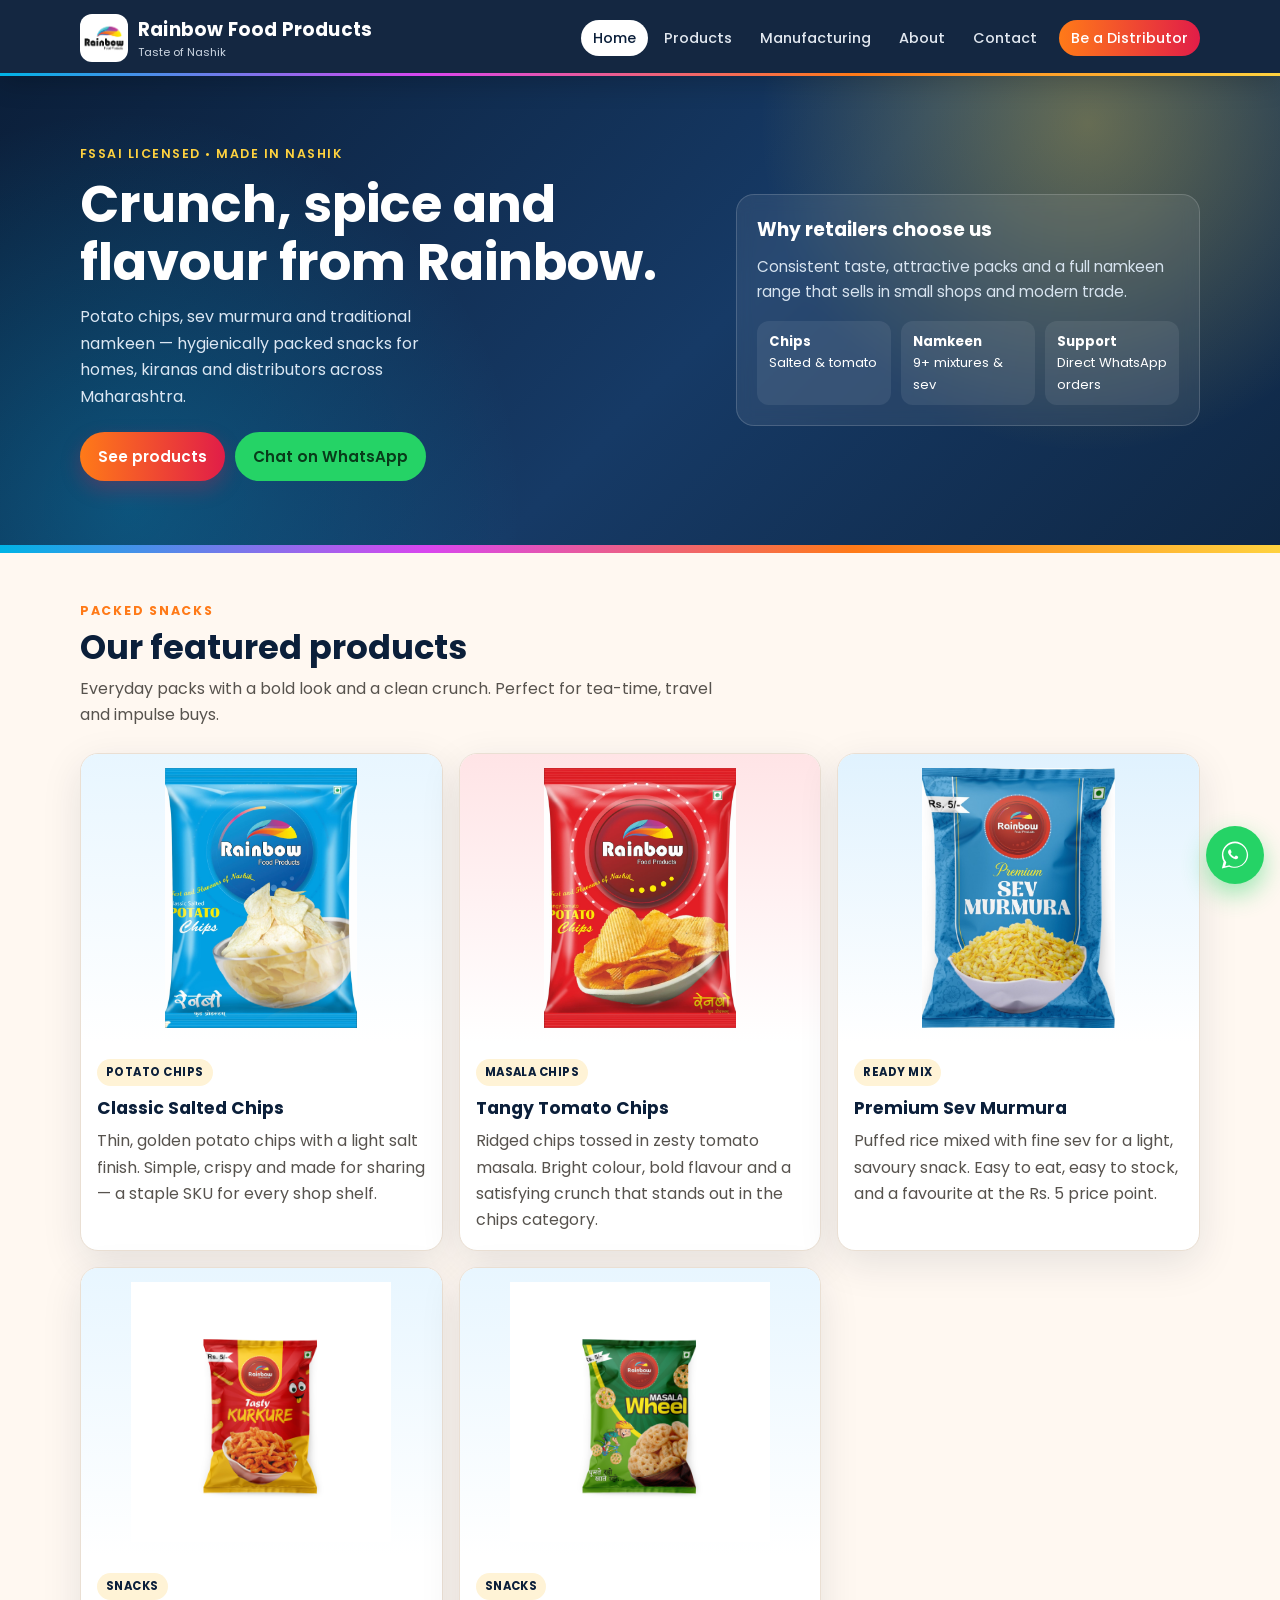
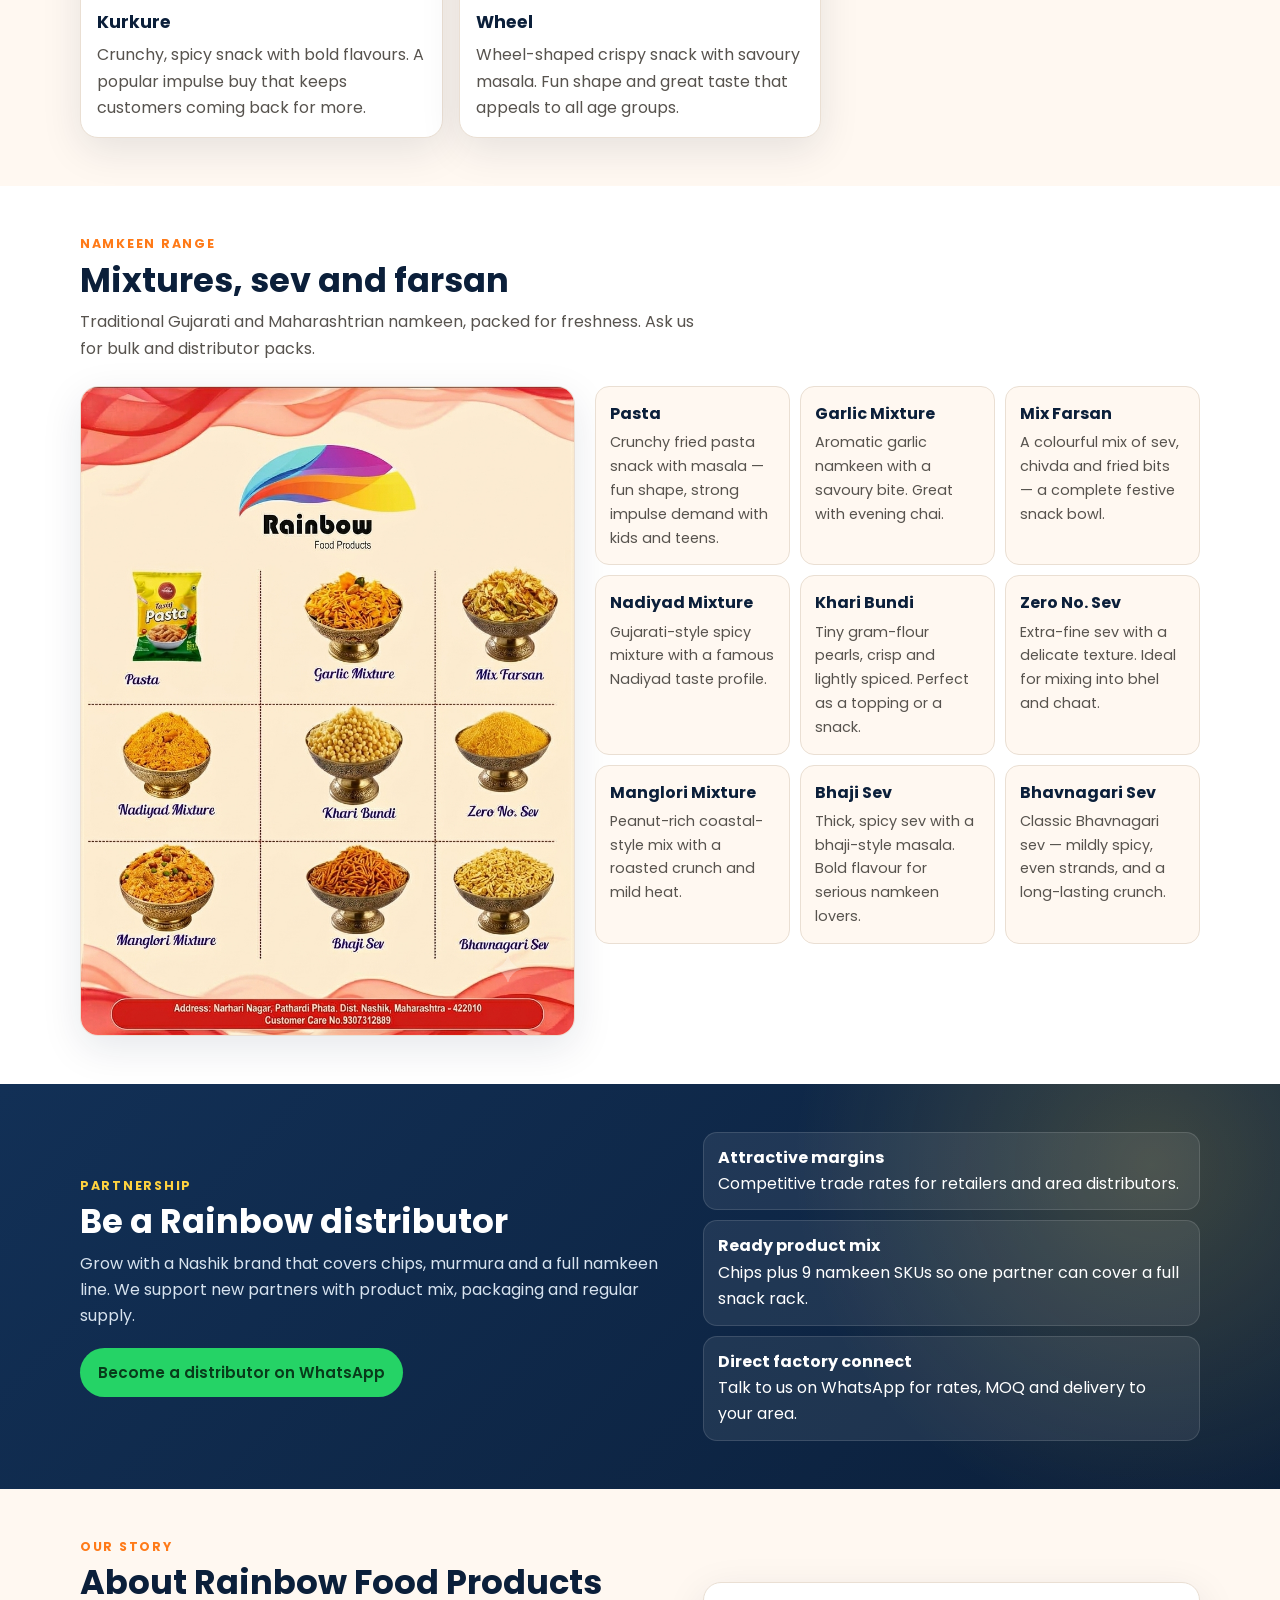
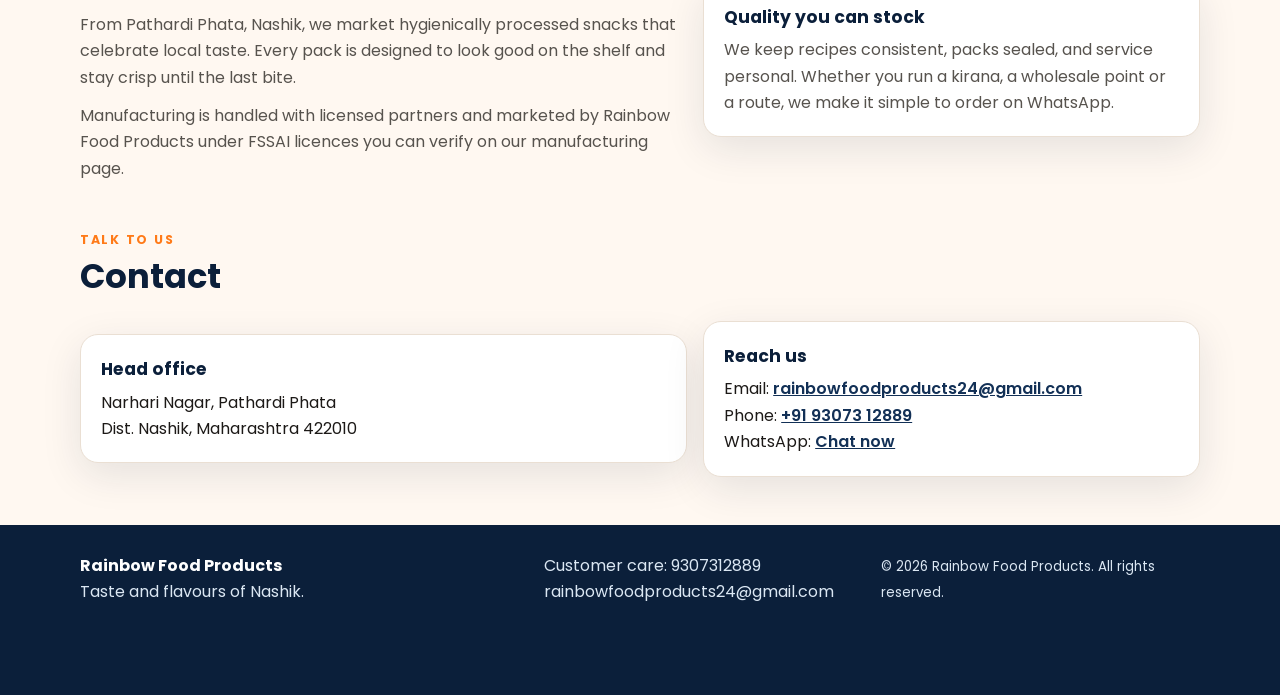
<file: index.html>
<!DOCTYPE html>
<html lang="en">
<head>
    <meta charset="UTF-8">
    <meta name="viewport" content="width=device-width, initial-scale=1.0">
    <title>Rainbow Food Products | Taste of Nashik</title>
    <link rel="preconnect" href="https://fonts.googleapis.com">
    <link rel="preconnect" href="https://fonts.gstatic.com" crossorigin>
    <link href="https://fonts.googleapis.com/css2?family=Poppins:wght@400;500;600;700&display=swap" rel="stylesheet">
    <link rel="stylesheet" href="style.css">
</head>
<body>
    <a class="skip-link" href="#main">Skip to content</a>
    <header class="header">
        <div class="container header-wrap">
            <a class="brand" href="index.html">
                <img src="logo-final.png" alt="Rainbow Food Products logo" class="brand-logo">
                <div class="brand-copy">
                    <div class="brand-title">Rainbow Food Products</div>
                    <div class="brand-tag">Taste of Nashik</div>
                </div>
            </a>
            <button class="menu-toggle" id="menuToggle" aria-label="Toggle menu" aria-expanded="false">
                <span></span><span></span><span></span>
            </button>
            <nav class="nav" id="siteNav">
                <ul class="nav-list">
                    <li><a class="active" href="index.html">Home</a></li>
                    <li><a href="#products">Products</a></li>
                    <li><a href="Manufacturing.html">Manufacturing</a></li>
                    <li><a href="#about">About</a></li>
                    <li><a href="#contact">Contact</a></li>
                    <li><a class="nav-cta" href="#distributor">Be a Distributor</a></li>
                </ul>
            </nav>
        </div>
    </header>

    <main id="main">
        <section class="hero">
            <div class="container hero-inner">
                <div>
                    <p class="eyebrow">FSSAI licensed • Made in Nashik</p>
                    <h1>Crunch, spice and flavour from Rainbow.</h1>
                    <p class="lead">Potato chips, sev murmura and traditional namkeen — hygienically packed snacks for homes, kiranas and distributors across Maharashtra.</p>
                    <div class="hero-actions">
                        <a class="btn btn-primary" href="#products">See products</a>
                        <a class="btn btn-whatsapp" href="https://wa.me/919307312889?text=Hello%20Rainbow%20Food%20Products%2C%20I%20want%20to%20enquire%20about%20your%20products." target="_blank" rel="noopener">Chat on WhatsApp</a>
                    </div>
                </div>
                <div class="hero-card">
                    <h3>Why retailers choose us</h3>
                    <p>Consistent taste, attractive packs and a full namkeen range that sells in small shops and modern trade.</p>
                    <div class="trust-row">
                        <div class="trust-item"><strong>Chips</strong> Salted & tomato</div>
                        <div class="trust-item"><strong>Namkeen</strong> 9+ mixtures & sev</div>
                        <div class="trust-item"><strong>Support</strong> Direct WhatsApp orders</div>
                    </div>
                </div>
            </div>
        </section>

        <section id="products" class="section">
            <div class="container">
                <div class="section-head">
                    <p class="section-kicker">Packed snacks</p>
                    <h2 class="section-title">Our featured products</h2>
                    <p class="section-copy">Everyday packs with a bold look and a clean crunch. Perfect for tea-time, travel and impulse buys.</p>
                </div>
                <div class="grid product-grid">
                    <article class="card">
                        <div class="product-image-wrap">
                            <img class="product-image" src="Saltedchips.jpeg" alt="Rainbow Classic Salted Potato Chips pack" loading="lazy">
                        </div>
                        <div class="card-body">
                            <span class="chip">Potato chips</span>
                            <h3>Classic Salted Chips</h3>
                            <p class="muted">Thin, golden potato chips with a light salt finish. Simple, crispy and made for sharing — a staple SKU for every shop shelf.</p>
                        </div>
                    </article>
                    <article class="card">
                        <div class="product-image-wrap tomato">
                            <img class="product-image" src="TomatoChips.jpeg" alt="Rainbow Tangy Tomato Potato Chips pack" loading="lazy">
                        </div>
                        <div class="card-body">
                            <span class="chip">Masala chips</span>
                            <h3>Tangy Tomato Chips</h3>
                            <p class="muted">Ridged chips tossed in zesty tomato masala. Bright colour, bold flavour and a satisfying crunch that stands out in the chips category.</p>
                        </div>
                    </article>
                    <article class="card">
                        <div class="product-image-wrap sev">
                            <img class="product-image" src="Sevmurmura.jpeg" alt="Rainbow Premium Sev Murmura pack" loading="lazy">
                        </div>
                        <div class="card-body">
                            <span class="chip">Ready mix</span>
                            <h3>Premium Sev Murmura</h3>
                            <p class="muted">Puffed rice mixed with fine sev for a light, savoury snack. Easy to eat, easy to stock, and a favourite at the Rs. 5 price point.</p>
                        </div>
                    </article>
                    <article class="card">
                        <div class="product-image-wrap">
                            <img class="product-image" src="kurkure.jpeg" alt="Rainbow Kurkure pack" loading="lazy">
                        </div>
                        <div class="card-body">
                            <span class="chip">Snacks</span>
                            <h3>Kurkure</h3>
                            <p class="muted">Crunchy, spicy snack with bold flavours. A popular impulse buy that keeps customers coming back for more.</p>
                        </div>
                    </article>
                    <article class="card">
                        <div class="product-image-wrap">
                            <img class="product-image" src="wheel.jpeg" alt="Rainbow Wheel snack pack" loading="lazy">
                        </div>
                        <div class="card-body">
                            <span class="chip">Snacks</span>
                            <h3>Wheel</h3>
                            <p class="muted">Wheel-shaped crispy snack with savoury masala. Fun shape and great taste that appeals to all age groups.</p>
                        </div>
                    </article>
                </div>
            </div>
        </section>

        <section id="namkeen" class="section namkeen">
            <div class="container">
                <div class="section-head">
                    <p class="section-kicker">Namkeen range</p>
                    <h2 class="section-title">Mixtures, sev and farsan</h2>
                    <p class="section-copy">Traditional Gujarati and Maharashtrian namkeen, packed for freshness. Ask us for bulk and distributor packs.</p>
                </div>
                <div class="brochure-panel">
                    <figure class="brochure-shot">
                        <img src="Brochure.png" alt="Rainbow Food Products namkeen brochure showing pasta, mixtures and sev">
                    </figure>
                    <!-- <figure class="brochure-shot">
                        <img src="packets_brouche.png" alt="Rainbow Food Products packets brochure">
                    </figure> -->
                    <div class="namkeen-grid">
                        <article class="namkeen-item">
                            <h3>Pasta</h3>
                            <p>Crunchy fried pasta snack with masala — fun shape, strong impulse demand with kids and teens.</p>
                        </article>
                        <article class="namkeen-item">
                            <h3>Garlic Mixture</h3>
                            <p>Aromatic garlic namkeen with a savoury bite. Great with evening chai.</p>
                        </article>
                        <article class="namkeen-item">
                            <h3>Mix Farsan</h3>
                            <p>A colourful mix of sev, chivda and fried bits — a complete festive snack bowl.</p>
                        </article>
                        <article class="namkeen-item">
                            <h3>Nadiyad Mixture</h3>
                            <p>Gujarati-style spicy mixture with a famous Nadiyad taste profile.</p>
                        </article>
                        <article class="namkeen-item">
                            <h3>Khari Bundi</h3>
                            <p>Tiny gram-flour pearls, crisp and lightly spiced. Perfect as a topping or a snack.</p>
                        </article>
                        <article class="namkeen-item">
                            <h3>Zero No. Sev</h3>
                            <p>Extra-fine sev with a delicate texture. Ideal for mixing into bhel and chaat.</p>
                        </article>
                        <article class="namkeen-item">
                            <h3>Manglori Mixture</h3>
                            <p>Peanut-rich coastal-style mix with a roasted crunch and mild heat.</p>
                        </article>
                        <article class="namkeen-item">
                            <h3>Bhaji Sev</h3>
                            <p>Thick, spicy sev with a bhaji-style masala. Bold flavour for serious namkeen lovers.</p>
                        </article>
                        <article class="namkeen-item">
                            <h3>Bhavnagari Sev</h3>
                            <p>Classic Bhavnagari sev — mildly spicy, even strands, and a long-lasting crunch.</p>
                        </article>
                    </div>
                </div>
            </div>
        </section>

        <section id="distributor" class="section distributor">
            <div class="container distributor-box">
                <div>
                    <p class="section-kicker">Partnership</p>
                    <h2 class="section-title">Be a Rainbow distributor</h2>
                    <p class="section-copy">Grow with a Nashik brand that covers chips, murmura and a full namkeen line. We support new partners with product mix, packaging and regular supply.</p>
                    <div class="hero-actions" style="margin-top: 18px;">
                        <a class="btn btn-whatsapp" href="https://wa.me/919307312889?text=Hello%20Rainbow%20Food%20Products%2C%20I%20am%20interested%20in%20becoming%20a%20distributor.%20Please%20share%20details." target="_blank" rel="noopener">Become a distributor on WhatsApp</a>
                    </div>
                </div>
                <ul class="perk-list">
                    <li><strong>Attractive margins</strong><br>Competitive trade rates for retailers and area distributors.</li>
                    <li><strong>Ready product mix</strong><br>Chips plus 9 namkeen SKUs so one partner can cover a full snack rack.</li>
                    <li><strong>Direct factory connect</strong><br>Talk to us on WhatsApp for rates, MOQ and delivery to your area.</li>
                </ul>
            </div>
        </section>

        <section id="about" class="section">
            <div class="container about-grid">
                <div>
                    <p class="section-kicker">Our story</p>
                    <h2 class="section-title">About Rainbow Food Products</h2>
                    <p class="section-copy">From Pathardi Phata, Nashik, we market hygienically processed snacks that celebrate local taste. Every pack is designed to look good on the shelf and stay crisp until the last bite.</p>
                    <p class="section-copy" style="margin-top: 12px;">Manufacturing is handled with licensed partners and marketed by Rainbow Food Products under FSSAI licences you can verify on our manufacturing page.</p>
                </div>
                <article class="card info-card">
                    <h3>Quality you can stock</h3>
                    <p class="muted">We keep recipes consistent, packs sealed, and service personal. Whether you run a kirana, a wholesale point or a route, we make it simple to order on WhatsApp.</p>
                </article>
            </div>
        </section>

        <section id="contact" class="section" style="padding-top: 0;">
            <div class="container">
                <div class="section-head">
                    <p class="section-kicker">Talk to us</p>
                    <h2 class="section-title">Contact</h2>
                </div>
                <div class="info-grid">
                    <article class="card info-card">
                        <h3>Head office</h3>
                        <p>Narhari Nagar, Pathardi Phata<br>Dist. Nashik, Maharashtra 422010</p>
                    </article>
                    <article class="card info-card">
                        <h3>Reach us</h3>
                        <p>Email: <a href="mailto:rainbowfoodproducts24@gmail.com">rainbowfoodproducts24@gmail.com</a></p>
                        <p>Phone: <a href="tel:+919307312889">+91 93073 12889</a></p>
                        <p>WhatsApp: <a href="https://wa.me/919307312889" target="_blank" rel="noopener">Chat now</a></p>
                    </article>
                </div>
            </div>
        </section>
    </main>

    <footer class="footer">
        <div class="container footer-wrap">
            <div>
                <strong>Rainbow Food Products</strong>
                <p>Taste and flavours of Nashik.</p>
            </div>
            <div>
                <p>Customer care: 9307312889</p>
                <p>rainbowfoodproducts24@gmail.com</p>
            </div>
            <div>
                <small>&copy; <span id="year"></span> Rainbow Food Products. All rights reserved.</small>
            </div>
        </div>
    </footer>

    <a class="wa-float" href="https://wa.me/919307312889?text=Hello%20Rainbow%20Food%20Products%2C%20I%20would%20like%20to%20know%20more." target="_blank" rel="noopener" aria-label="Chat on WhatsApp">
        <svg viewBox="0 0 32 32" aria-hidden="true"><path d="M19.11 17.47c-.27-.14-1.6-.79-1.85-.88-.25-.09-.43-.14-.61.14-.18.27-.7.88-.86 1.06-.16.18-.32.2-.59.07-.27-.14-1.15-.42-2.19-1.35-.81-.72-1.36-1.61-1.52-1.88-.16-.27-.02-.42.12-.55.12-.12.27-.32.41-.48.14-.16.18-.27.27-.45.09-.18.05-.34-.02-.48-.07-.14-.61-1.47-.84-2.01-.22-.53-.45-.46-.61-.46h-.52c-.18 0-.48.07-.73.34-.25.27-.96.94-.96 2.29s.98 2.65 1.12 2.83c.14.18 1.93 2.95 4.67 4.14 1.74.75 2.18.82 2.96.69.45-.08 1.6-.65 1.83-1.28.23-.63.23-1.17.16-1.28-.07-.11-.25-.18-.52-.32zM16.02 28.5h-.02c-2.13 0-4.23-.57-6.06-1.66L5.5 28l1.2-4.35A12.44 12.44 0 0 1 3.5 16c0-6.9 5.62-12.5 12.53-12.5 3.35 0 6.5 1.3 8.87 3.67A12.44 12.44 0 0 1 28.55 16c0 6.9-5.62 12.5-12.53 12.5zm0-27C8.42 1.5 2.02 7.9 2.02 16c0 2.47.65 4.88 1.89 7.01L2 30.5l7.66-1.84A13.97 13.97 0 0 0 16 29.5c7.6 0 14-6.4 14-13.5S23.6 1.5 16.02 1.5z"/></svg>
        <span>WhatsApp</span>
    </a>

    <script>
    const toggle = document.getElementById('menuToggle');
    const nav = document.getElementById('siteNav');
    toggle.addEventListener('click', () => {
        const open = nav.classList.toggle('is-open');
        toggle.setAttribute('aria-expanded', open);
    });
    nav.querySelectorAll('a').forEach((link) => {
        link.addEventListener('click', () => {
            nav.classList.remove('is-open');
            toggle.setAttribute('aria-expanded', 'false');
        });
    });
    document.getElementById('year').textContent = new Date().getFullYear();
    </script>
</body>
</html>
</file>
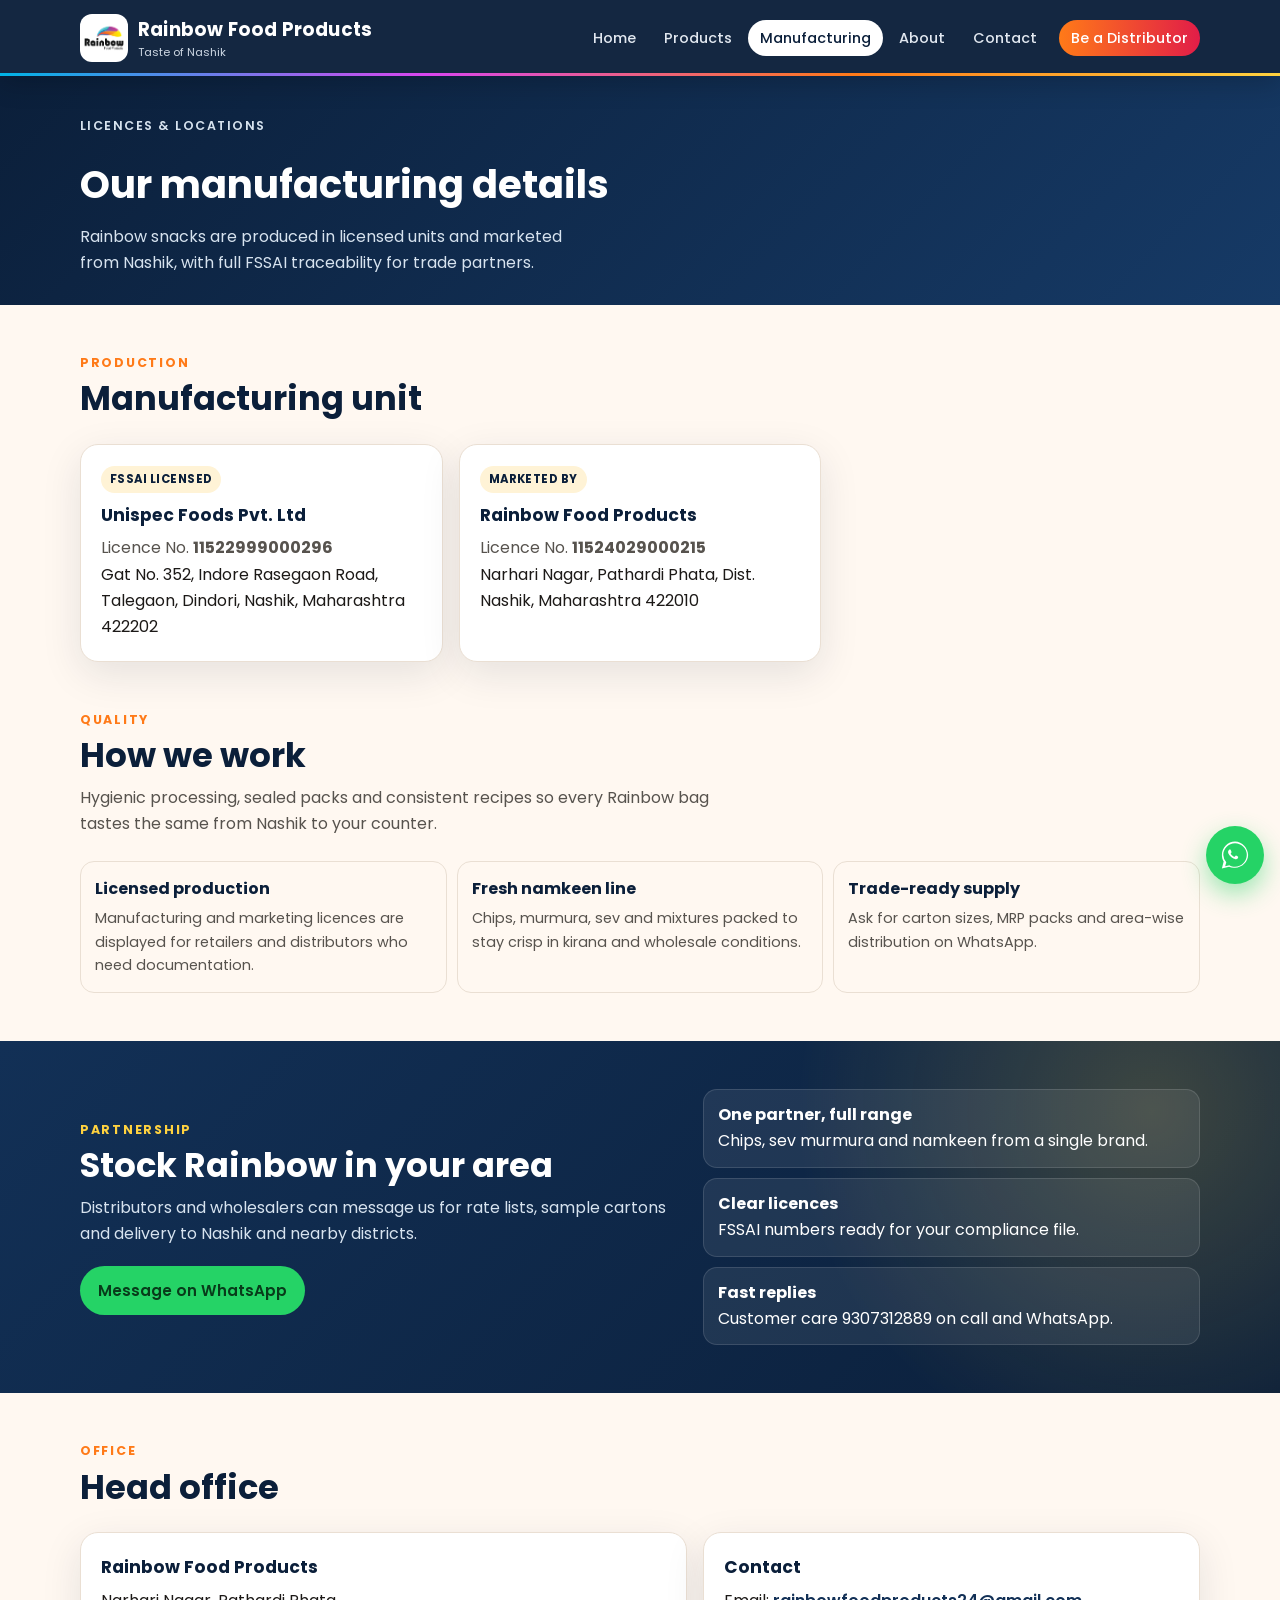
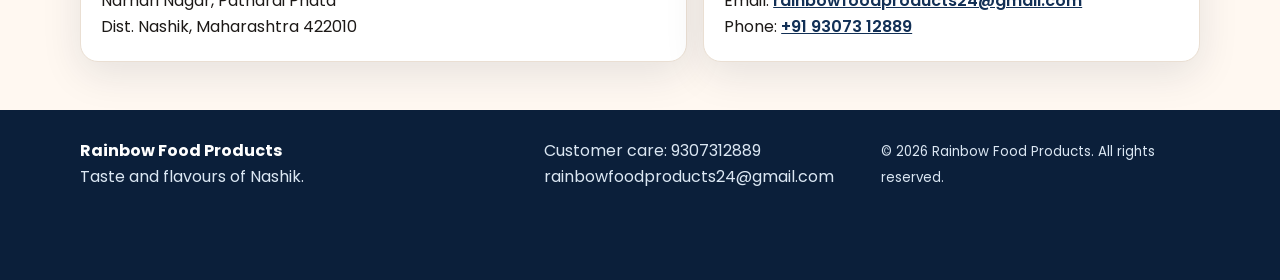
<file: Manufacturing.html>
<!DOCTYPE html>
<html lang="en">
<head>
    <meta charset="UTF-8">
    <meta name="viewport" content="width=device-width, initial-scale=1.0">
    <title>Manufacturing | Rainbow Food Products</title>
    <link rel="preconnect" href="https://fonts.googleapis.com">
    <link rel="preconnect" href="https://fonts.gstatic.com" crossorigin>
    <link href="https://fonts.googleapis.com/css2?family=Poppins:wght@400;500;600;700&display=swap" rel="stylesheet">
    <link rel="stylesheet" href="style.css">
</head>
<body>
    <a class="skip-link" href="#main">Skip to content</a>
    <header class="header">
        <div class="container header-wrap">
            <a class="brand" href="index.html">
                <img src="logo-final.png" alt="Rainbow Food Products logo" class="brand-logo">
                <div class="brand-copy">
                    <div class="brand-title">Rainbow Food Products</div>
                    <div class="brand-tag">Taste of Nashik</div>
                </div>
            </a>
            <button class="menu-toggle" id="menuToggle" aria-label="Toggle menu" aria-expanded="false">
                <span></span><span></span><span></span>
            </button>
            <nav class="nav" id="siteNav">
                <ul class="nav-list">
                    <li><a href="index.html">Home</a></li>
                    <li><a href="index.html#products">Products</a></li>
                    <li><a class="active" href="Manufacturing.html">Manufacturing</a></li>
                    <li><a href="index.html#about">About</a></li>
                    <li><a href="#contact">Contact</a></li>
                    <li><a class="nav-cta" href="index.html#distributor">Be a Distributor</a></li>
                </ul>
            </nav>
        </div>
    </header>

    <main id="main">
        <section class="page-hero">
            <div class="container">
                <p class="eyebrow">Licences & locations</p>
                <h1>Our manufacturing details</h1>
                <p>Rainbow snacks are produced in licensed units and marketed from Nashik, with full FSSAI traceability for trade partners.</p>
            </div>
        </section>

        <section class="section">
            <div class="container">
                <div class="section-head">
                    <p class="section-kicker">Production</p>
                    <h2 class="section-title">Manufacturing unit</h2>
                </div>
                <div class="grid product-grid">
                    <article class="card info-card">
                        <span class="chip">FSSAI licensed</span>
                        <h3>Unispec Foods Pvt. Ltd</h3>
                        <p class="muted">Licence No. <strong>11522999000296</strong></p>
                        <p>Gat No. 352, Indore Rasegaon Road, Talegaon, Dindori, Nashik, Maharashtra 422202</p>
                    </article>
                    <article class="card info-card">
                        <span class="chip">Marketed by</span>
                        <h3>Rainbow Food Products</h3>
                        <p class="muted">Licence No. <strong>11524029000215</strong></p>
                        <p>Narhari Nagar, Pathardi Phata, Dist. Nashik, Maharashtra 422010</p>
                    </article>
                </div>
            </div>
        </section>

        <section class="section" style="padding-top: 0;">
            <div class="container">
                <div class="section-head">
                    <p class="section-kicker">Quality</p>
                    <h2 class="section-title">How we work</h2>
                    <p class="section-copy">Hygienic processing, sealed packs and consistent recipes so every Rainbow bag tastes the same from Nashik to your counter.</p>
                </div>
                <div class="namkeen-grid">
                    <article class="namkeen-item">
                        <h3>Licensed production</h3>
                        <p>Manufacturing and marketing licences are displayed for retailers and distributors who need documentation.</p>
                    </article>
                    <article class="namkeen-item">
                        <h3>Fresh namkeen line</h3>
                        <p>Chips, murmura, sev and mixtures packed to stay crisp in kirana and wholesale conditions.</p>
                    </article>
                    <article class="namkeen-item">
                        <h3>Trade-ready supply</h3>
                        <p>Ask for carton sizes, MRP packs and area-wise distribution on WhatsApp.</p>
                    </article>
                </div>
            </div>
        </section>

        <section class="section distributor">
            <div class="container distributor-box">
                <div>
                    <p class="section-kicker">Partnership</p>
                    <h2 class="section-title">Stock Rainbow in your area</h2>
                    <p class="section-copy">Distributors and wholesalers can message us for rate lists, sample cartons and delivery to Nashik and nearby districts.</p>
                    <div class="hero-actions" style="margin-top: 18px;">
                        <a class="btn btn-whatsapp" href="https://wa.me/919307312889?text=Hello%20Rainbow%20Food%20Products%2C%20I%20am%20interested%20in%20becoming%20a%20distributor.%20Please%20share%20details." target="_blank" rel="noopener">Message on WhatsApp</a>
                    </div>
                </div>
                <ul class="perk-list">
                    <li><strong>One partner, full range</strong><br>Chips, sev murmura and namkeen from a single brand.</li>
                    <li><strong>Clear licences</strong><br>FSSAI numbers ready for your compliance file.</li>
                    <li><strong>Fast replies</strong><br>Customer care 9307312889 on call and WhatsApp.</li>
                </ul>
            </div>
        </section>

        <section id="contact" class="section">
            <div class="container">
                <div class="section-head">
                    <p class="section-kicker">Office</p>
                    <h2 class="section-title">Head office</h2>
                </div>
                <div class="info-grid">
                    <article class="card info-card">
                        <h3>Rainbow Food Products</h3>
                        <p>Narhari Nagar, Pathardi Phata<br>Dist. Nashik, Maharashtra 422010</p>
                    </article>
                    <article class="card info-card">
                        <h3>Contact</h3>
                        <p>Email: <a href="mailto:rainbowfoodproducts24@gmail.com">rainbowfoodproducts24@gmail.com</a></p>
                        <p>Phone: <a href="tel:+919307312889">+91 93073 12889</a></p>
                    </article>
                </div>
            </div>
        </section>
    </main>

    <footer class="footer">
        <div class="container footer-wrap">
            <div>
                <strong>Rainbow Food Products</strong>
                <p>Taste and flavours of Nashik.</p>
            </div>
            <div>
                <p>Customer care: 9307312889</p>
                <p>rainbowfoodproducts24@gmail.com</p>
            </div>
            <div>
                <small>&copy; <span id="year"></span> Rainbow Food Products. All rights reserved.</small>
            </div>
        </div>
    </footer>

    <a class="wa-float" href="https://wa.me/919307312889?text=Hello%20Rainbow%20Food%20Products%2C%20I%20would%20like%20to%20know%20more." target="_blank" rel="noopener" aria-label="Chat on WhatsApp">
        <svg viewBox="0 0 32 32" aria-hidden="true"><path d="M19.11 17.47c-.27-.14-1.6-.79-1.85-.88-.25-.09-.43-.14-.61.14-.18.27-.7.88-.86 1.06-.16.18-.32.2-.59.07-.27-.14-1.15-.42-2.19-1.35-.81-.72-1.36-1.61-1.52-1.88-.16-.27-.02-.42.12-.55.12-.12.27-.32.41-.48.14-.16.18-.27.27-.45.09-.18.05-.34-.02-.48-.07-.14-.61-1.47-.84-2.01-.22-.53-.45-.46-.61-.46h-.52c-.18 0-.48.07-.73.34-.25.27-.96.94-.96 2.29s.98 2.65 1.12 2.83c.14.18 1.93 2.95 4.67 4.14 1.74.75 2.18.82 2.96.69.45-.08 1.6-.65 1.83-1.28.23-.63.23-1.17.16-1.28-.07-.11-.25-.18-.52-.32zM16.02 28.5h-.02c-2.13 0-4.23-.57-6.06-1.66L5.5 28l1.2-4.35A12.44 12.44 0 0 1 3.5 16c0-6.9 5.62-12.5 12.53-12.5 3.35 0 6.5 1.3 8.87 3.67A12.44 12.44 0 0 1 28.55 16c0 6.9-5.62 12.5-12.53 12.5zm0-27C8.42 1.5 2.02 7.9 2.02 16c0 2.47.65 4.88 1.89 7.01L2 30.5l7.66-1.84A13.97 13.97 0 0 0 16 29.5c7.6 0 14-6.4 14-13.5S23.6 1.5 16.02 1.5z"/></svg>
        <span>WhatsApp</span>
    </a>

    <script>
    const toggle = document.getElementById('menuToggle');
    const nav = document.getElementById('siteNav');
    toggle.addEventListener('click', () => {
        const open = nav.classList.toggle('is-open');
        toggle.setAttribute('aria-expanded', open);
    });
    nav.querySelectorAll('a').forEach((link) => {
        link.addEventListener('click', () => {
            nav.classList.remove('is-open');
            toggle.setAttribute('aria-expanded', 'false');
        });
    });
    document.getElementById('year').textContent = new Date().getFullYear();
    </script>
</body>
</html>
</file>
<file: style.css>
:root {
    --navy: #0b1f3a;
    --navy-soft: #123056;
    --cyan: #00b4e6;
    --magenta: #d946ef;
    --orange: #ff7a18;
    --gold: #ffd23f;
    --red: #e11d48;
    --cream: #fff8f1;
    --surface: #ffffff;
    --text: #1c1917;
    --muted: #57534e;
    --line: #eadfd3;
    --whatsapp: #25d366;
    --shadow: 0 12px 40px rgba(11, 31, 58, 0.1);
    --radius: 18px;
    --header-h: 76px;
}

* {
    margin: 0;
    padding: 0;
    box-sizing: border-box;
}

html {
    scroll-behavior: smooth;
}

body {
    font-family: "Poppins", "Segoe UI", Arial, sans-serif;
    background: var(--cream);
    color: var(--text);
    line-height: 1.65;
    min-height: 100%;
}

img {
    max-width: 100%;
    display: block;
}

a {
    color: inherit;
}

.container {
    width: min(1120px, calc(100% - 32px));
    margin: 0 auto;
}

.skip-link {
    position: absolute;
    left: -999px;
    top: 8px;
}

.skip-link:focus {
    left: 12px;
    z-index: 2000;
    background: #fff;
    padding: 8px 12px;
    border-radius: 8px;
}

/* Header */
.header {
    position: fixed;
    top: 0;
    left: 0;
    right: 0;
    z-index: 1000;
    background: rgba(11, 31, 58, 0.96);
    backdrop-filter: blur(10px);
    box-shadow: 0 8px 24px rgba(0, 0, 0, 0.18);
}

.header::after {
    content: "";
    position: absolute;
    left: 0;
    right: 0;
    bottom: 0;
    height: 3px;
    background: linear-gradient(90deg, var(--cyan), var(--magenta), var(--orange), var(--gold));
}

.header-wrap {
    display: flex;
    align-items: center;
    justify-content: space-between;
    min-height: var(--header-h);
    gap: 12px;
}

.brand {
    display: flex;
    align-items: center;
    gap: 10px;
    text-decoration: none;
    color: #fff;
    min-width: 0;
}

.brand-logo {
    width: 48px;
    height: 48px;
    object-fit: contain;
    background: #fff;
    border-radius: 12px;
    padding: 4px;
    flex-shrink: 0;
}

.brand-copy {
    min-width: 0;
}

.brand-title {
    font-weight: 700;
    font-size: 0.98rem;
    letter-spacing: 0.2px;
    white-space: nowrap;
}

.brand-tag {
    font-size: 0.7rem;
    color: #cbd5e1;
    margin-top: -2px;
}

.menu-toggle {
    display: none;
    width: 44px;
    height: 44px;
    border: 0;
    border-radius: 12px;
    background: rgba(255, 255, 255, 0.08);
    cursor: pointer;
    flex-direction: column;
    align-items: center;
    justify-content: center;
    gap: 5px;
}

.menu-toggle span {
    display: block;
    width: 20px;
    height: 2px;
    background: #fff;
    border-radius: 2px;
    transition: transform 0.2s ease, opacity 0.2s ease;
}

.nav-list {
    list-style: none;
    display: flex;
    align-items: center;
    gap: 4px;
}

.nav-list a {
    color: #e2e8f0;
    text-decoration: none;
    font-size: 0.9rem;
    font-weight: 500;
    padding: 8px 12px;
    border-radius: 999px;
    white-space: nowrap;
}

.nav-list a:hover,
.nav-list a.active {
    background: #fff;
    color: var(--navy);
}

.nav-list a.nav-cta {
    background: linear-gradient(90deg, var(--orange), var(--red));
    color: #fff;
    margin-left: 6px;
}

.nav-list a.nav-cta:hover {
    background: #fff;
    color: var(--red);
}

main {
    padding-top: var(--header-h);
}

.section,
.hero,
.page-hero {
    scroll-margin-top: calc(var(--header-h) + 12px);
}

/* Hero */
.hero {
    position: relative;
    overflow: hidden;
    color: #fff;
    background:
        radial-gradient(circle at 85% 10%, rgba(255, 210, 63, 0.35), transparent 28%),
        radial-gradient(circle at 10% 90%, rgba(0, 180, 230, 0.28), transparent 32%),
        linear-gradient(135deg, #0b1f3a 0%, #163a66 55%, #0f2744 100%);
}

.hero::after {
    content: "";
    position: absolute;
    left: 0;
    right: 0;
    bottom: 0;
    height: 8px;
    background: linear-gradient(90deg, var(--cyan), var(--magenta), var(--orange), var(--gold));
}

.hero-inner {
    display: grid;
    gap: 28px;
    padding: 36px 0 48px;
}

.eyebrow {
    display: inline-flex;
    align-items: center;
    gap: 8px;
    font-size: 0.78rem;
    letter-spacing: 0.12em;
    text-transform: uppercase;
    color: var(--gold);
    font-weight: 600;
    margin-bottom: 10px;
}

.hero h1 {
    font-size: clamp(1.8rem, 7vw, 3.2rem);
    line-height: 1.15;
    margin-bottom: 12px;
}

.hero p.lead {
    color: #dbe7f3;
    max-width: 38ch;
    margin-bottom: 22px;
}

.hero-actions {
    display: flex;
    flex-wrap: wrap;
    gap: 10px;
}

.btn {
    display: inline-flex;
    align-items: center;
    justify-content: center;
    gap: 8px;
    text-decoration: none;
    border: 0;
    cursor: pointer;
    font-weight: 600;
    font-size: 0.95rem;
    padding: 12px 18px;
    border-radius: 999px;
    transition: transform 0.15s ease, box-shadow 0.15s ease;
}

.btn:active {
    transform: translateY(1px);
}

.btn-primary {
    background: linear-gradient(90deg, var(--orange), var(--red));
    color: #fff;
    box-shadow: 0 8px 20px rgba(225, 29, 72, 0.28);
}

.btn-ghost {
    background: rgba(255, 255, 255, 0.1);
    color: #fff;
    border: 1px solid rgba(255, 255, 255, 0.22);
}

.btn-whatsapp {
    background: var(--whatsapp);
    color: #083b1a;
}

.hero-card {
    background: rgba(255, 255, 255, 0.08);
    border: 1px solid rgba(255, 255, 255, 0.16);
    border-radius: var(--radius);
    padding: 20px;
    backdrop-filter: blur(8px);
}

.hero-card h3 {
    margin-bottom: 8px;
}

.hero-card p {
    color: #d7e3ef;
    font-size: 0.95rem;
}

.trust-row {
    display: grid;
    grid-template-columns: 1fr 1fr;
    gap: 10px;
    margin-top: 16px;
}

.trust-item {
    background: rgba(255, 255, 255, 0.08);
    border-radius: 12px;
    padding: 10px 12px;
    font-size: 0.82rem;
}

.trust-item strong {
    display: block;
    color: #fff;
}

/* Sections */
.section {
    padding: 48px 0;
}

.section-head {
    max-width: 640px;
    margin-bottom: 24px;
}

.section-kicker {
    color: var(--orange);
    font-size: 0.78rem;
    font-weight: 700;
    letter-spacing: 0.14em;
    text-transform: uppercase;
}

.section-title {
    font-size: clamp(1.5rem, 4vw, 2.1rem);
    color: var(--navy);
    line-height: 1.2;
    margin: 6px 0 8px;
}

.section-copy {
    color: var(--muted);
}

.grid {
    display: grid;
    gap: 16px;
}

.product-grid {
    grid-template-columns: 1fr;
}

.card {
    background: var(--surface);
    border: 1px solid var(--line);
    border-radius: var(--radius);
    overflow: hidden;
    box-shadow: var(--shadow);
}

.card-body {
    padding: 16px;
}

.card h3 {
    color: var(--navy);
    font-size: 1.08rem;
    margin-bottom: 6px;
}

.product-image-wrap {
    background: linear-gradient(180deg, #e8f6ff, #fff);
    padding: 14px;
    min-height: 220px;
    display: flex;
    align-items: center;
    justify-content: center;
}

.product-image-wrap.tomato {
    background: linear-gradient(180deg, #ffe4e6, #fff);
}

.product-image-wrap.sev {
    background: linear-gradient(180deg, #e0f2fe, #fff);
}

.product-image {
    width: 100%;
    max-height: 260px;
    object-fit: contain;
}

.chip {
    display: inline-block;
    font-size: 0.72rem;
    font-weight: 700;
    letter-spacing: 0.04em;
    text-transform: uppercase;
    color: var(--navy);
    background: #fff3d6;
    border-radius: 999px;
    padding: 4px 9px;
    margin-bottom: 8px;
}

.muted {
    color: var(--muted);
}

.namkeen {
    background: #fff;
}

.brochure-panel {
    display: grid;
    gap: 20px;
    align-items: start;
}

.brochure-shot {
    border-radius: var(--radius);
    overflow: hidden;
    border: 1px solid var(--line);
    box-shadow: var(--shadow);
    background: #fff;
}

.brochure-shot img {
    width: 100%;
    height: auto;
}

.namkeen-grid {
    display: grid;
    grid-template-columns: 1fr;
    gap: 10px;
}

.namkeen-item {
    background: var(--cream);
    border: 1px solid var(--line);
    border-radius: 14px;
    padding: 14px;
}

.namkeen-item h3 {
    font-size: 1rem;
    color: var(--navy);
    margin-bottom: 4px;
}

.namkeen-item p {
    font-size: 0.9rem;
    color: var(--muted);
}

.distributor {
    background:
        radial-gradient(circle at 90% 20%, rgba(255, 210, 63, 0.2), transparent 30%),
        linear-gradient(135deg, #123056, #0b1f3a);
    color: #fff;
}

.distributor .section-title,
.distributor .section-kicker {
    color: #fff;
}

.distributor .section-kicker {
    color: var(--gold);
}

.distributor .section-copy {
    color: #d7e3ef;
}

.distributor-box {
    display: grid;
    gap: 16px;
}

.perk-list {
    list-style: none;
    display: grid;
    gap: 10px;
}

.perk-list li {
    background: rgba(255, 255, 255, 0.08);
    border: 1px solid rgba(255, 255, 255, 0.12);
    border-radius: 14px;
    padding: 12px 14px;
}

.about-grid,
.info-grid {
    display: grid;
    gap: 16px;
}

.info-card {
    padding: 20px;
}

.info-card a {
    color: var(--navy-soft);
    font-weight: 600;
}

.page-hero {
    background: linear-gradient(135deg, #0b1f3a, #163a66);
    color: #fff;
    padding: 36px 0 28px;
}

.page-hero h1 {
    font-size: clamp(1.7rem, 5vw, 2.4rem);
    margin: 6px 0 8px;
}

.page-hero p {
    color: #d7e3ef;
    max-width: 52ch;
}

.footer {
    background: var(--navy);
    color: #dbe7f3;
    padding: 28px 0 90px;
}

.footer-wrap {
    display: grid;
    gap: 18px;
}

.footer strong {
    color: #fff;
}

.footer a {
    color: #fff;
    text-decoration: none;
}

.wa-float {
    position: fixed;
    right: 16px;
    bottom: 16px;
    z-index: 1100;
    width: 58px;
    height: 58px;
    border-radius: 50%;
    background: var(--whatsapp);
    color: #fff;
    display: flex;
    align-items: center;
    justify-content: center;
    box-shadow: 0 10px 24px rgba(37, 211, 102, 0.45);
    text-decoration: none;
}

.wa-float svg {
    width: 30px;
    height: 30px;
    fill: currentColor;
}

.wa-float span {
    position: absolute;
    width: 1px;
    height: 1px;
    overflow: hidden;
    clip: rect(0 0 0 0);
}

@media (min-width: 700px) {
    .product-grid {
        grid-template-columns: repeat(2, 1fr);
    }

    .namkeen-grid {
        grid-template-columns: repeat(2, 1fr);
    }

    .trust-row {
        grid-template-columns: repeat(3, 1fr);
    }

    .about-grid,
    .info-grid,
    .distributor-box {
        grid-template-columns: 1.1fr 0.9fr;
        align-items: center;
    }
}

@media (min-width: 980px) {
    .hero-inner {
        grid-template-columns: 1.15fr 0.85fr;
        align-items: center;
        padding: 64px 0 72px;
    }

    .product-grid {
        grid-template-columns: repeat(3, 1fr);
    }

    .brochure-panel {
        grid-template-columns: 0.9fr 1.1fr;
    }

    .namkeen-grid {
        grid-template-columns: repeat(3, 1fr);
    }

    .footer-wrap {
        grid-template-columns: 1.4fr 1fr 1fr;
        align-items: start;
    }

    .brand-title {
        font-size: 1.15rem;
    }
}

@media (max-width: 900px) {
    .brand-title {
        font-size: 0.86rem;
        max-width: calc(100vw - 132px);
        overflow: hidden;
        text-overflow: ellipsis;
    }

    .menu-toggle {
        display: inline-flex;
        flex-shrink: 0;
    }

    .nav {
        display: none;
        position: absolute;
        left: 0;
        right: 0;
        top: 100%;
        background: #0b1f3a;
        padding: 8px 16px 18px;
        border-top: 1px solid rgba(255, 255, 255, 0.08);
    }

    .nav.is-open {
        display: block;
    }

    .nav-list {
        flex-direction: column;
        align-items: stretch;
    }

    .nav-list a,
    .nav-list a.nav-cta {
        margin: 0;
        border-radius: 12px;
        padding: 12px 14px;
    }

    .header-wrap {
        position: relative;
    }
}

@media (max-width: 420px) {
    .brand-tag {
        display: none;
    }

    .brand-title {
        max-width: calc(100vw - 118px);
    }

    .hero-actions .btn {
        width: 100%;
    }
}
</file>
